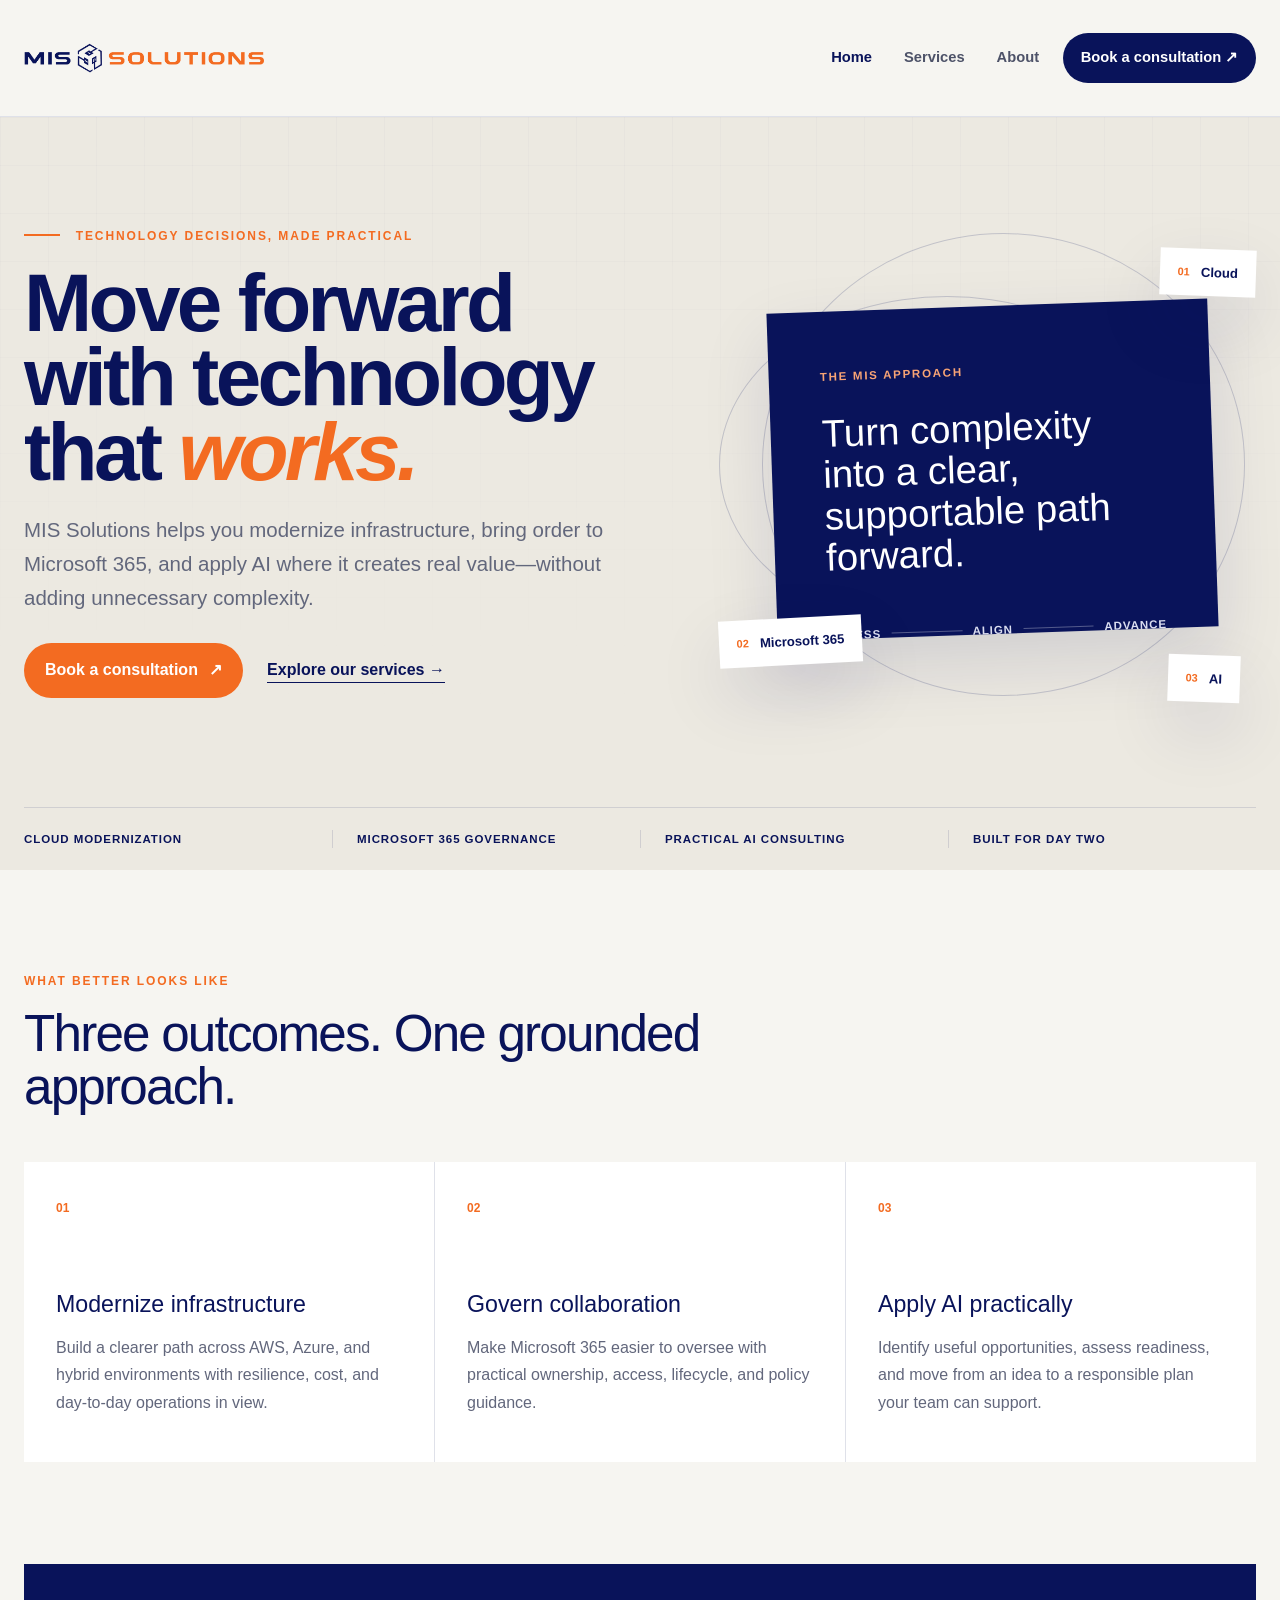
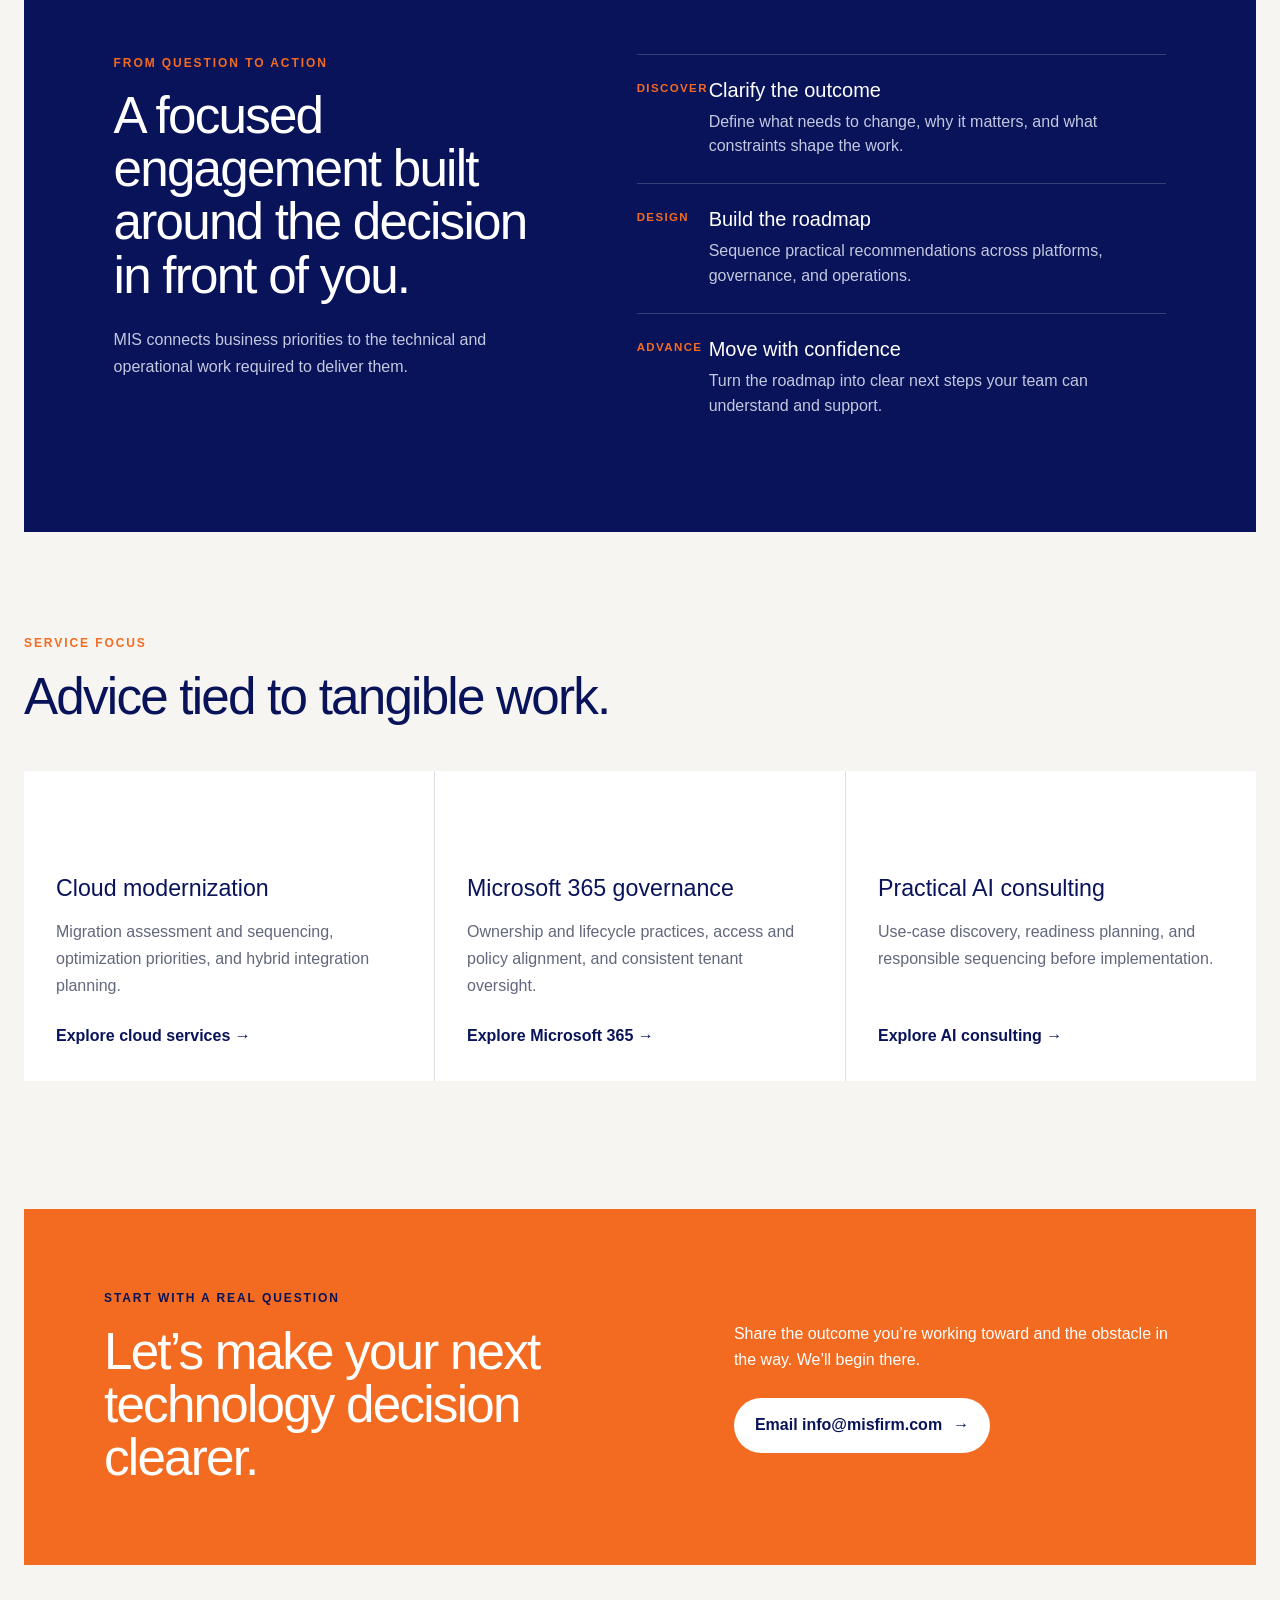
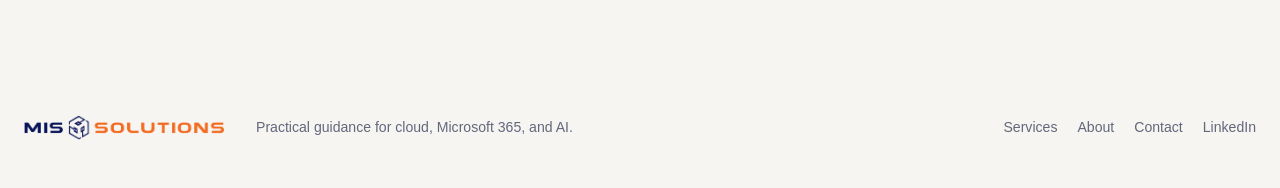
<file: index.html>
<!doctype html>
<html lang="en">
  <head>
    <meta charset="utf-8" />
    <meta name="viewport" content="width=device-width,initial-scale=1" />
    <title>MIS Solutions | Practical technology modernization</title>
    <meta
      name="description"
      content="MIS Solutions helps organizations modernize cloud infrastructure, govern Microsoft 365, and apply AI to practical business needs."
    />
    <meta name="theme-color" content="#09135A" />
    <link rel="canonical" href="https://misfirm.com/" />
    <link rel="icon" href="assets/mis-logo.svg" type="image/svg+xml" />
    <link rel="stylesheet" href="styles.css" />
  </head>
  <body>
    <a class="skip-link" href="#main">Skip to content</a>
    <header class="site-header shell">
      <a class="brand" href="index.html" aria-label="MIS Solutions home"
        ><img src="assets/mis-logo.png" alt="MIS Solutions"
      /></a>
      <nav class="site-nav" aria-label="Primary navigation">
        <a aria-current="page" href="index.html">Home</a
        ><a href="services.html">Services</a><a href="about.html">About</a
        ><a class="nav-cta" href="contact.html"
          >Book a consultation <span aria-hidden="true">↗</span></a
        >
      </nav>
    </header>
    <main id="main">
      <section class="hero-wrap">
        <div class="hero-grid-bg" aria-hidden="true"></div>
        <div class="hero shell">
          <div class="hero-copy">
            <p class="eyebrow">
              <span></span> Technology decisions, made practical
            </p>
            <h1>Move forward with technology that <em>works.</em></h1>
            <p class="lede">
              MIS Solutions helps you modernize infrastructure, bring order to
              Microsoft 365, and apply AI where it creates real value—without
              adding unnecessary complexity.
            </p>
            <div class="hero-actions">
              <a class="button button-primary" href="contact.html"
                >Book a consultation <span aria-hidden="true">↗</span></a
              ><a class="text-link" href="services.html"
                >Explore our services <span aria-hidden="true">→</span></a
              >
            </div>
          </div>
          <div
            class="hero-visual"
            aria-label="A practical path from technology complexity to clear action"
          >
            <div class="orbit orbit-one" aria-hidden="true"></div>
            <div class="orbit orbit-two" aria-hidden="true"></div>
            <div class="strategy-card">
              <span class="card-kicker">The MIS approach</span>
              <p>Turn complexity into a clear, supportable path forward.</p>
              <div class="strategy-path" aria-hidden="true">
                <span>Assess</span><i></i><span>Align</span><i></i
                ><span>Advance</span>
              </div>
            </div>
            <div class="signal-card signal-one"><span>01</span> Cloud</div>
            <div class="signal-card signal-two">
              <span>02</span> Microsoft 365
            </div>
            <div class="signal-card signal-three"><span>03</span> AI</div>
          </div>
        </div>
        <div class="trust-line shell">
          <span>Cloud modernization</span><span>Microsoft 365 governance</span
          ><span>Practical AI consulting</span><span>Built for day two</span>
        </div>
      </section>
      <section class="outcomes shell" aria-labelledby="outcomes-title">
        <div class="section-heading">
          <p class="section-kicker">What better looks like</p>
          <h2 id="outcomes-title">Three outcomes. One grounded approach.</h2>
        </div>
        <div class="outcome-grid">
          <article>
            <span>01</span>
            <h3>Modernize infrastructure</h3>
            <p>
              Build a clearer path across AWS, Azure, and hybrid environments
              with resilience, cost, and day-to-day operations in view.
            </p>
          </article>
          <article>
            <span>02</span>
            <h3>Govern collaboration</h3>
            <p>
              Make Microsoft 365 easier to oversee with practical ownership,
              access, lifecycle, and policy guidance.
            </p>
          </article>
          <article>
            <span>03</span>
            <h3>Apply AI practically</h3>
            <p>
              Identify useful opportunities, assess readiness, and move from an
              idea to a responsible plan your team can support.
            </p>
          </article>
        </div>
      </section>
      <section class="proof shell" aria-labelledby="proof-title">
        <div class="proof-intro">
          <p class="section-kicker">From question to action</p>
          <h2 id="proof-title">
            A focused engagement built around the decision in front of you.
          </h2>
          <p>
            MIS connects business priorities to the technical and operational
            work required to deliver them.
          </p>
        </div>
        <ol class="process-list">
          <li>
            <span>Discover</span><strong>Clarify the outcome</strong>
            <p>
              Define what needs to change, why it matters, and what constraints
              shape the work.
            </p>
          </li>
          <li>
            <span>Design</span><strong>Build the roadmap</strong>
            <p>
              Sequence practical recommendations across platforms, governance,
              and operations.
            </p>
          </li>
          <li>
            <span>Advance</span><strong>Move with confidence</strong>
            <p>
              Turn the roadmap into clear next steps your team can understand
              and support.
            </p>
          </li>
        </ol>
      </section>
      <section class="deliverables shell" aria-labelledby="deliverables-title">
        <div class="section-heading">
          <p class="section-kicker">Service focus</p>
          <h2 id="deliverables-title">Advice tied to tangible work.</h2>
        </div>
        <div class="deliverable-grid">
          <article>
            <h3>Cloud modernization</h3>
            <p>
              Migration assessment and sequencing, optimization priorities, and
              hybrid integration planning.
            </p>
            <a href="services.html"
              >Explore cloud services <span aria-hidden="true">→</span></a
            >
          </article>
          <article>
            <h3>Microsoft 365 governance</h3>
            <p>
              Ownership and lifecycle practices, access and policy alignment,
              and consistent tenant oversight.
            </p>
            <a href="services.html"
              >Explore Microsoft 365 <span aria-hidden="true">→</span></a
            >
          </article>
          <article>
            <h3>Practical AI consulting</h3>
            <p>
              Use-case discovery, readiness planning, and responsible sequencing
              before implementation.
            </p>
            <a href="services.html"
              >Explore AI consulting <span aria-hidden="true">→</span></a
            >
          </article>
        </div>
      </section>
      <section class="consult shell" aria-labelledby="consult-title">
        <div>
          <p class="section-kicker">Start with a real question</p>
          <h2 id="consult-title">
            Let’s make your next technology decision clearer.
          </h2>
        </div>
        <div>
          <p>
            Share the outcome you’re working toward and the obstacle in the way.
            We’ll begin there.
          </p>
          <a class="button button-light" href="mailto:info@misfirm.com"
            >Email info@misfirm.com <span aria-hidden="true">→</span></a
          >
        </div>
      </section>
    </main>
    <footer class="site-footer shell">
      <img src="assets/mis-logo.png" alt="MIS Solutions" />
      <p>Practical guidance for cloud, Microsoft 365, and AI.</p>
      <div class="footer-links">
        <a href="services.html">Services</a><a href="about.html">About</a
        ><a href="contact.html">Contact</a
        ><a href="https://www.linkedin.com/company/mis-solutions-llc/"
          >LinkedIn</a
        >
      </div>
    </footer>
  </body>
</html>
</file>
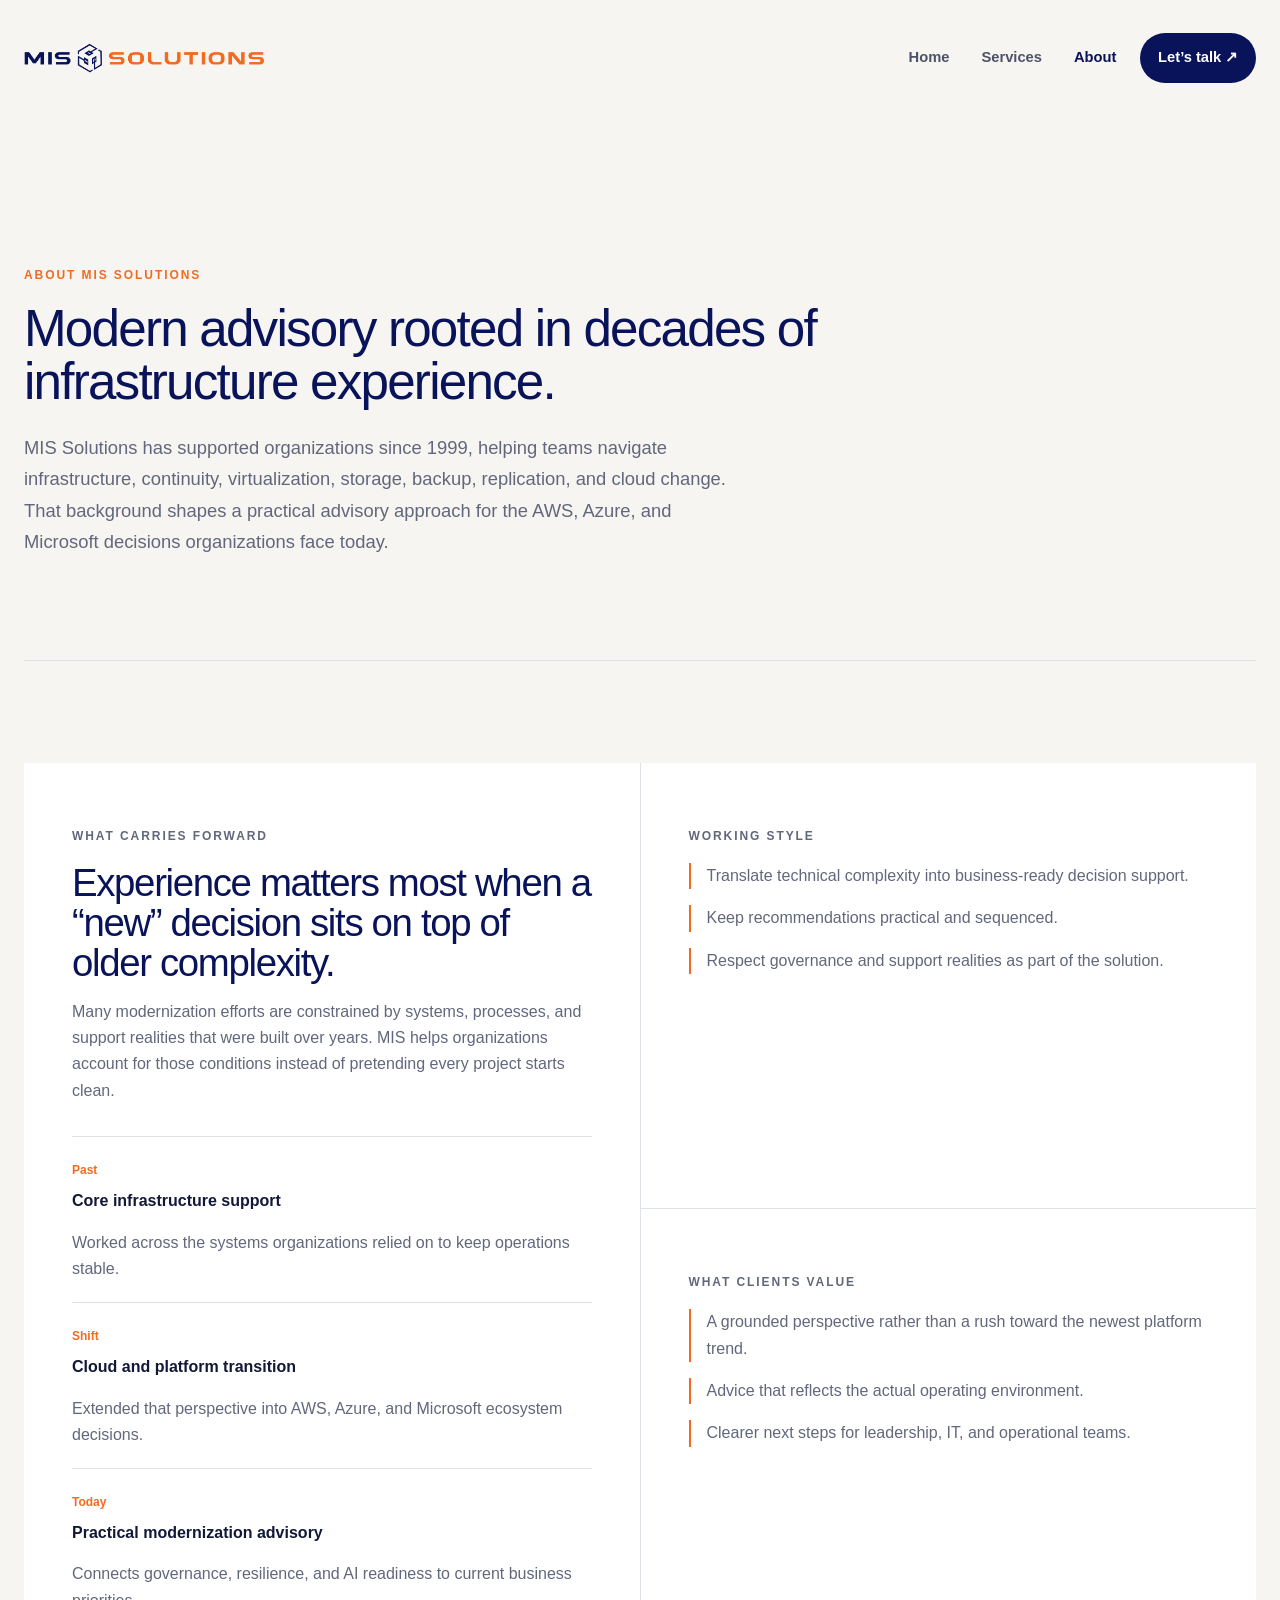
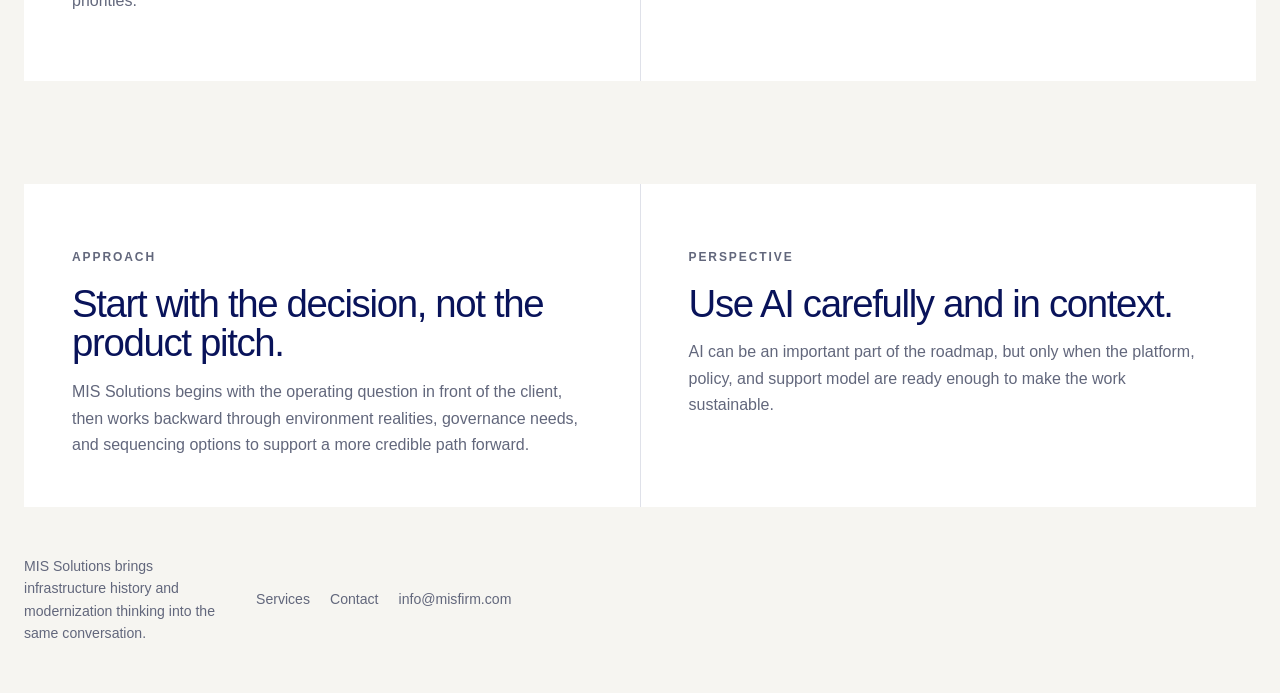
<file: about.html>
<!DOCTYPE html>
<html lang="en">
  <head>
    <meta charset="utf-8" />
    <meta name="viewport" content="width=device-width, initial-scale=1" />
    <title>MIS Solutions | About</title>
    <meta
      name="description"
      content="Learn how MIS Solutions brings infrastructure depth, cloud modernization perspective, and practical governance thinking to AWS, Azure, and Microsoft 365 advisory work."
    />
    <meta name="theme-color" content="#09135A" />
    <link rel="canonical" href="https://misfirm.com/about.html" />
    <link rel="icon" href="assets/mis-logo.svg" type="image/svg+xml" />
    <link rel="stylesheet" href="styles.css" />
  </head>
  <body>
    <div class="page-frame">
      <header class="site-header shell">
        <a class="brand" href="index.html" aria-label="MIS Solutions home">
          <img src="assets/mis-logo.png" alt="MIS Solutions" />
          <span class="brand-copy">
            <strong>Cloud modernization and Microsoft advisory</strong>
            <span>Practical guidance for infrastructure, governance, and next-step AI planning.</span>
          </span>
        </a>

        <nav class="site-nav" aria-label="Primary">
          <a href="index.html">Home</a>
          <a href="services.html">Services</a>
          <a aria-current="page" href="about.html">About</a>
          <a class="nav-cta" href="contact.html">Let&rsquo;s talk <span aria-hidden="true">↗</span></a>
          <a class="nav-external" href="https://www.linkedin.com/company/mis-solutions-llc/" aria-label="MIS Solutions on LinkedIn">in</a>
        </nav>
      </header>

      <main>
        <section class="page-intro shell panel">
          <p class="section-kicker">About MIS Solutions</p>
          <h1>Modern advisory rooted in decades of infrastructure experience.</h1>
          <p class="page-lede">
            MIS Solutions has supported organizations since 1999, helping teams navigate
            infrastructure, continuity, virtualization, storage, backup, replication, and
            cloud change. That background shapes a practical advisory approach for the AWS,
            Azure, and Microsoft decisions organizations face today.
          </p>
        </section>

        <section class="section shell story-grid">
          <article class="panel story-card">
            <p class="section-kicker">What carries forward</p>
            <h2>Experience matters most when a “new” decision sits on top of older complexity.</h2>
            <p>
              Many modernization efforts are constrained by systems, processes, and support
              realities that were built over years. MIS helps organizations account for those
              conditions instead of pretending every project starts clean.
            </p>
            <div class="timeline" aria-label="MIS evolution">
              <div>
                <span>Past</span>
                <strong>Core infrastructure support</strong>
                <p>Worked across the systems organizations relied on to keep operations stable.</p>
              </div>
              <div>
                <span>Shift</span>
                <strong>Cloud and platform transition</strong>
                <p>Extended that perspective into AWS, Azure, and Microsoft ecosystem decisions.</p>
              </div>
              <div>
                <span>Today</span>
                <strong>Practical modernization advisory</strong>
                <p>Connects governance, resilience, and AI readiness to current business priorities.</p>
              </div>
            </div>
          </article>

          <aside class="story-rail">
            <section class="panel side-card">
              <p class="section-kicker">Working style</p>
              <ul class="signal-list">
                <li>Translate technical complexity into business-ready decision support.</li>
                <li>Keep recommendations practical and sequenced.</li>
                <li>Respect governance and support realities as part of the solution.</li>
              </ul>
            </section>

            <section class="panel side-card">
              <p class="section-kicker">What clients value</p>
              <ul class="signal-list">
                <li>A grounded perspective rather than a rush toward the newest platform trend.</li>
                <li>Advice that reflects the actual operating environment.</li>
                <li>Clearer next steps for leadership, IT, and operational teams.</li>
              </ul>
            </section>
          </aside>
        </section>

        <section class="section shell two-up-grid">
          <article class="panel note-card">
            <p class="section-kicker">Approach</p>
            <h2>Start with the decision, not the product pitch.</h2>
            <p>
              MIS Solutions begins with the operating question in front of the client, then
              works backward through environment realities, governance needs, and sequencing
              options to support a more credible path forward.
            </p>
          </article>

          <article class="panel note-card">
            <p class="section-kicker">Perspective</p>
            <h2>Use AI carefully and in context.</h2>
            <p>
              AI can be an important part of the roadmap, but only when the platform, policy,
              and support model are ready enough to make the work sustainable.
            </p>
          </article>
        </section>
      </main>

      <footer class="site-footer shell">
        <p>MIS Solutions brings infrastructure history and modernization thinking into the same conversation.</p>
        <div class="footer-links">
          <a href="services.html">Services</a>
          <a href="contact.html">Contact</a>
          <a href="mailto:info@misfirm.com">info@misfirm.com</a>
        </div>
      </footer>
    </div>
  </body>
</html>
</file>
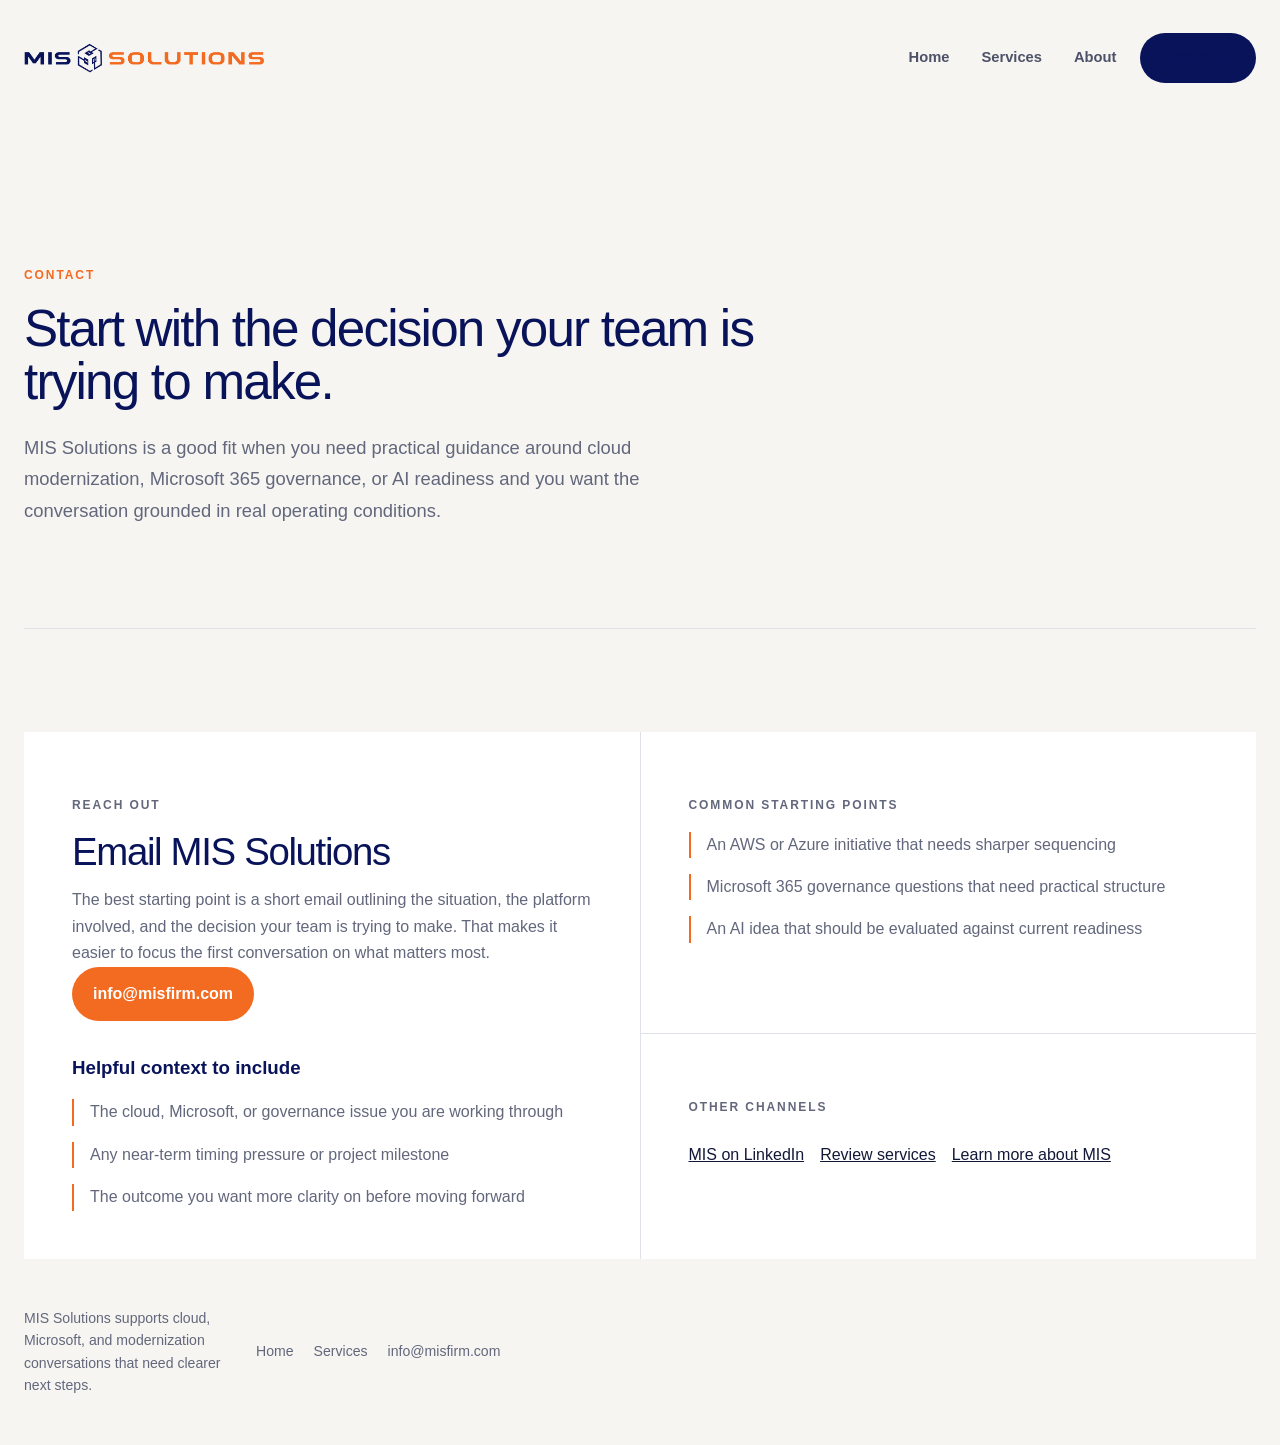
<file: contact.html>
<!DOCTYPE html>
<html lang="en">
  <head>
    <meta charset="utf-8" />
    <meta name="viewport" content="width=device-width, initial-scale=1" />
    <title>MIS Solutions | Contact</title>
    <meta
      name="description"
      content="Contact MIS Solutions to discuss AWS modernization, Azure planning, Microsoft 365 governance, or practical AI readiness."
    />
    <meta name="theme-color" content="#09135A" />
    <link rel="canonical" href="https://misfirm.com/contact.html" />
    <link rel="icon" href="assets/mis-logo.svg" type="image/svg+xml" />
    <link rel="stylesheet" href="styles.css" />
  </head>
  <body>
    <div class="page-frame">
      <header class="site-header shell">
        <a class="brand" href="index.html" aria-label="MIS Solutions home">
          <img src="assets/mis-logo.png" alt="MIS Solutions" />
          <span class="brand-copy">
            <strong>Cloud modernization and Microsoft advisory</strong>
            <span>Practical guidance for infrastructure, governance, and next-step AI planning.</span>
          </span>
        </a>

        <nav class="site-nav" aria-label="Primary">
          <a href="index.html">Home</a>
          <a href="services.html">Services</a>
          <a href="about.html">About</a>
          <a class="nav-cta" aria-current="page" href="contact.html">Let&rsquo;s talk <span aria-hidden="true">↗</span></a>
          <a class="nav-external" href="https://www.linkedin.com/company/mis-solutions-llc/" aria-label="MIS Solutions on LinkedIn">in</a>
        </nav>
      </header>

      <main>
        <section class="page-intro shell panel">
          <p class="section-kicker">Contact</p>
          <h1>Start with the decision your team is trying to make.</h1>
          <p class="page-lede">
            MIS Solutions is a good fit when you need practical guidance around cloud
            modernization, Microsoft 365 governance, or AI readiness and you want the
            conversation grounded in real operating conditions.
          </p>
        </section>

        <section class="section shell contact-grid">
          <article class="panel detail-card">
            <p class="service-label">Reach out</p>
            <h2>Email MIS Solutions</h2>
            <p>
              The best starting point is a short email outlining the situation, the platform
              involved, and the decision your team is trying to make. That makes it easier to
              focus the first conversation on what matters most.
            </p>
            <a class="button button-primary" href="mailto:info@misfirm.com">info@misfirm.com</a>
            <div class="contact-block">
              <h3>Helpful context to include</h3>
              <ul class="check-list">
                <li>The cloud, Microsoft, or governance issue you are working through</li>
                <li>Any near-term timing pressure or project milestone</li>
                <li>The outcome you want more clarity on before moving forward</li>
              </ul>
            </div>
          </article>

          <aside class="contact-rail">
            <section class="panel side-card">
              <p class="section-kicker">Common starting points</p>
              <ul class="signal-list">
                <li>An AWS or Azure initiative that needs sharper sequencing</li>
                <li>Microsoft 365 governance questions that need practical structure</li>
                <li>An AI idea that should be evaluated against current readiness</li>
              </ul>
            </section>

            <section class="panel side-card">
              <p class="section-kicker">Other channels</p>
              <div class="surface-links">
                <a href="https://www.linkedin.com/company/mis-solutions-llc/">MIS on LinkedIn</a>
                <a href="services.html">Review services</a>
                <a href="about.html">Learn more about MIS</a>
              </div>
            </section>
          </aside>
        </section>
      </main>

      <footer class="site-footer shell">
        <p>MIS Solutions supports cloud, Microsoft, and modernization conversations that need clearer next steps.</p>
        <div class="footer-links">
          <a href="index.html">Home</a>
          <a href="services.html">Services</a>
          <a href="mailto:info@misfirm.com">info@misfirm.com</a>
        </div>
      </footer>
    </div>
  </body>
</html>
</file>
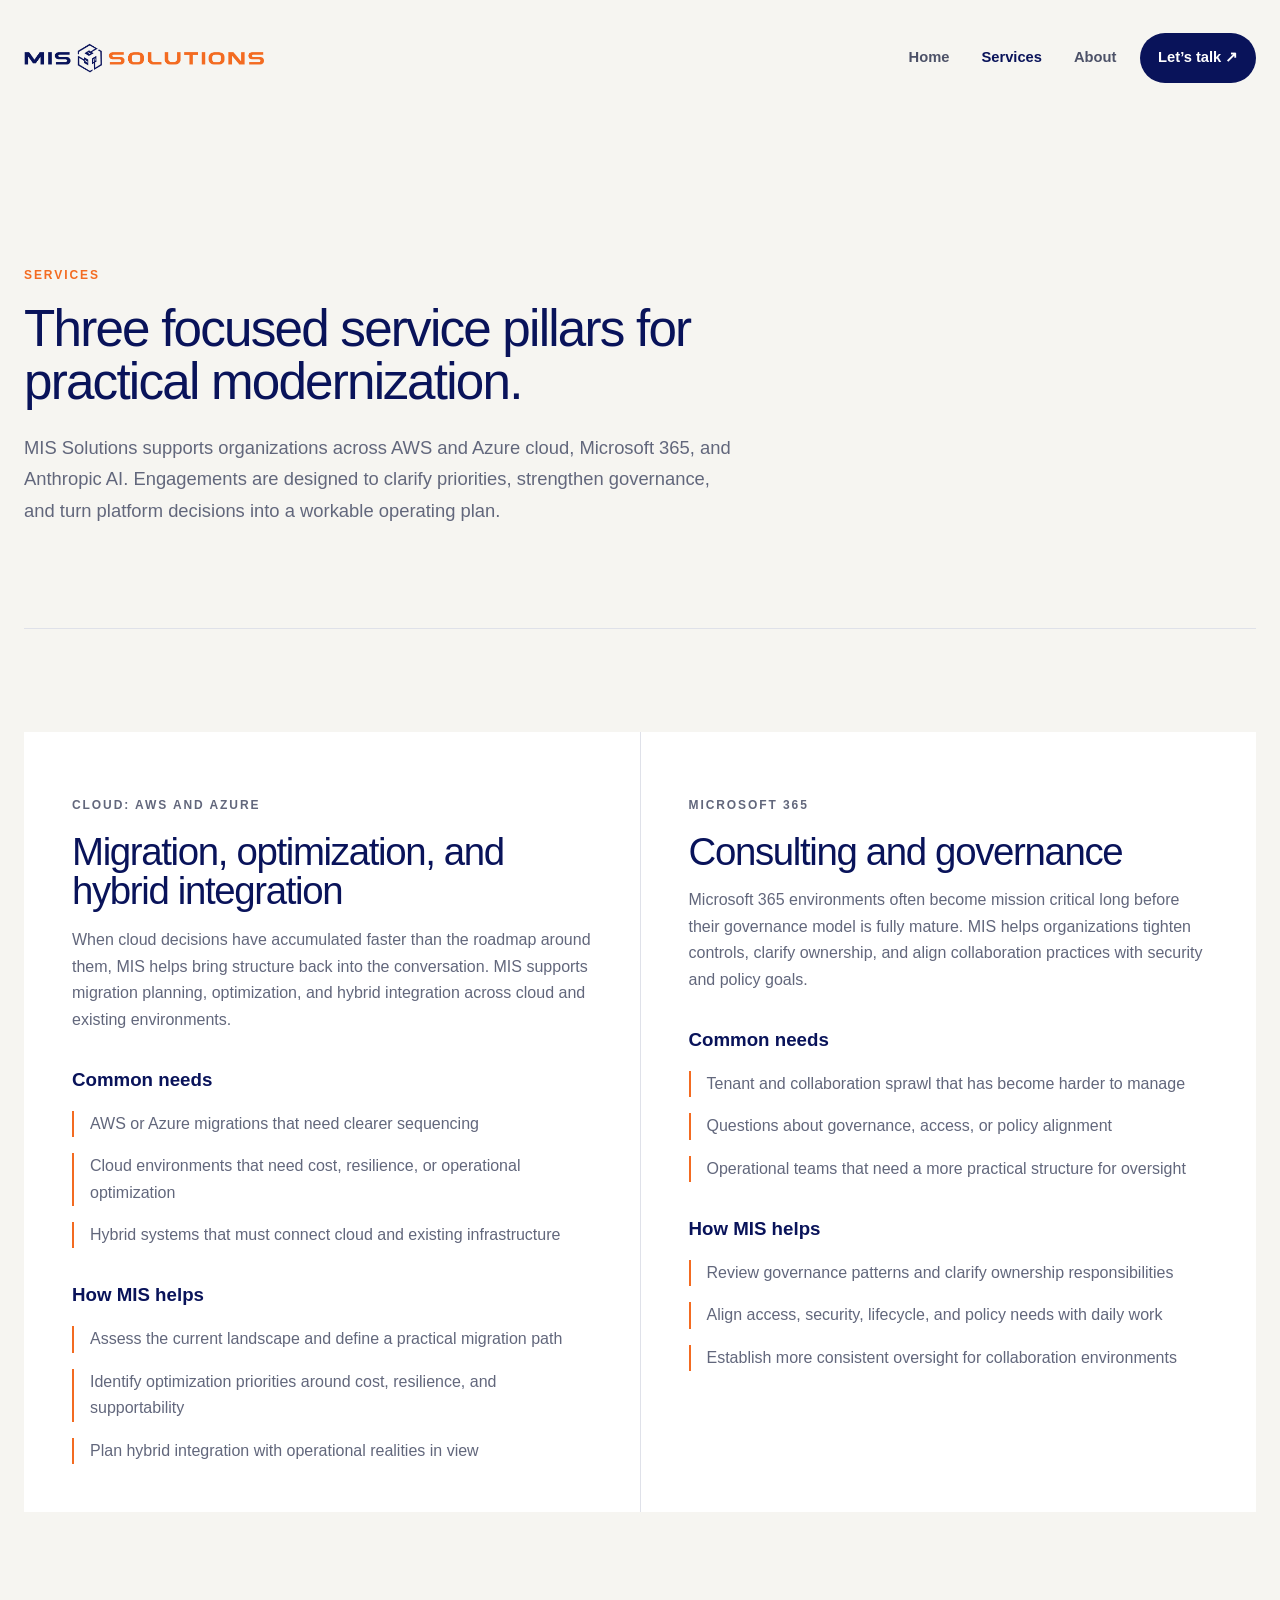
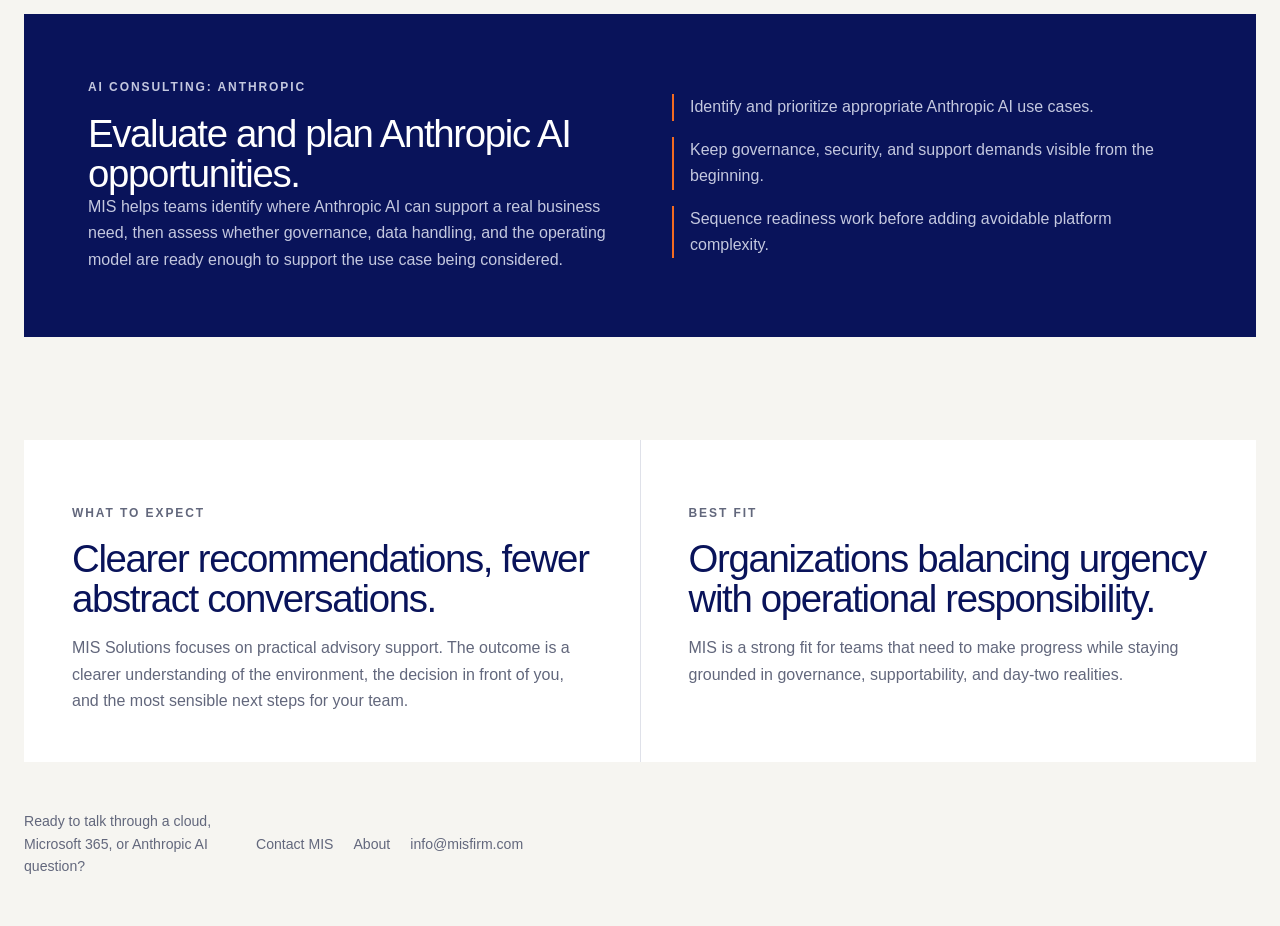
<file: services.html>
<!DOCTYPE html>
<html lang="en">
  <head>
    <meta charset="utf-8" />
    <meta name="viewport" content="width=device-width, initial-scale=1" />
    <title>MIS Solutions | Services</title>
    <meta
      name="description"
      content="Explore MIS Solutions consulting for AWS and Azure cloud migration, optimization, and hybrid integration; Microsoft 365 governance; and Anthropic AI."
    />
    <meta name="theme-color" content="#09135A" />
    <link rel="canonical" href="https://misfirm.com/services.html" />
    <link rel="icon" href="assets/mis-logo.svg" type="image/svg+xml" />
    <link rel="stylesheet" href="styles.css" />
  </head>
  <body>
    <div class="page-frame">
      <header class="site-header shell">
        <a class="brand" href="index.html" aria-label="MIS Solutions home">
          <img src="assets/mis-logo.png" alt="MIS Solutions" />
          <span class="brand-copy">
            <strong>Cloud, Microsoft 365, and AI consulting</strong>
            <span>Practical guidance for modernization, governance, and Anthropic AI.</span>
          </span>
        </a>

        <nav class="site-nav" aria-label="Primary">
          <a href="index.html">Home</a>
          <a aria-current="page" href="services.html">Services</a>
          <a href="about.html">About</a>
          <a class="nav-cta" href="contact.html">Let&rsquo;s talk <span aria-hidden="true">↗</span></a>
          <a class="nav-external" href="https://www.linkedin.com/company/mis-solutions-llc/" aria-label="MIS Solutions on LinkedIn">in</a>
        </nav>
      </header>

      <main>
        <section class="page-intro shell panel">
          <p class="section-kicker">Services</p>
          <h1>Three focused service pillars for practical modernization.</h1>
          <p class="page-lede">
            MIS Solutions supports organizations across AWS and Azure cloud, Microsoft 365,
            and Anthropic AI. Engagements are designed to clarify priorities, strengthen
            governance, and turn platform decisions into a workable operating plan.
          </p>
        </section>

        <section class="section shell detail-grid">
          <article class="panel detail-card">
            <p class="service-label">Cloud: AWS and Azure</p>
            <h2>Migration, optimization, and hybrid integration</h2>
            <p>
              When cloud decisions have accumulated faster than the roadmap around them, MIS
              helps bring structure back into the conversation. MIS supports migration planning,
              optimization, and hybrid integration across cloud and existing environments.
            </p>
            <h3>Common needs</h3>
            <ul class="check-list">
              <li>AWS or Azure migrations that need clearer sequencing</li>
              <li>Cloud environments that need cost, resilience, or operational optimization</li>
              <li>Hybrid systems that must connect cloud and existing infrastructure</li>
            </ul>
            <h3>How MIS helps</h3>
            <ul class="check-list">
              <li>Assess the current landscape and define a practical migration path</li>
              <li>Identify optimization priorities around cost, resilience, and supportability</li>
              <li>Plan hybrid integration with operational realities in view</li>
            </ul>
          </article>

          <article class="panel detail-card">
            <p class="service-label">Microsoft 365</p>
            <h2>Consulting and governance</h2>
            <p>
              Microsoft 365 environments often become mission critical long before their
              governance model is fully mature. MIS helps organizations tighten controls,
              clarify ownership, and align collaboration practices with security and policy goals.
            </p>
            <h3>Common needs</h3>
            <ul class="check-list">
              <li>Tenant and collaboration sprawl that has become harder to manage</li>
              <li>Questions about governance, access, or policy alignment</li>
              <li>Operational teams that need a more practical structure for oversight</li>
            </ul>
            <h3>How MIS helps</h3>
            <ul class="check-list">
              <li>Review governance patterns and clarify ownership responsibilities</li>
              <li>Align access, security, lifecycle, and policy needs with daily work</li>
              <li>Establish more consistent oversight for collaboration environments</li>
            </ul>
          </article>
        </section>

        <section class="section shell">
          <div class="feature-band panel">
            <div>
              <p class="section-kicker">AI consulting: Anthropic</p>
              <h2>Evaluate and plan Anthropic AI opportunities.</h2>
              <p>
                MIS helps teams identify where Anthropic AI can support a real business need,
                then assess whether governance, data handling, and the operating model are
                ready enough to support the use case being considered.
              </p>
            </div>
            <ul class="signal-list">
              <li>Identify and prioritize appropriate Anthropic AI use cases.</li>
              <li>Keep governance, security, and support demands visible from the beginning.</li>
              <li>Sequence readiness work before adding avoidable platform complexity.</li>
            </ul>
          </div>
        </section>

        <section class="section shell two-up-grid">
          <article class="panel note-card">
            <p class="section-kicker">What to expect</p>
            <h2>Clearer recommendations, fewer abstract conversations.</h2>
            <p>
              MIS Solutions focuses on practical advisory support. The outcome is a clearer
              understanding of the environment, the decision in front of you, and the most
              sensible next steps for your team.
            </p>
          </article>

          <article class="panel note-card">
            <p class="section-kicker">Best fit</p>
            <h2>Organizations balancing urgency with operational responsibility.</h2>
            <p>
              MIS is a strong fit for teams that need to make progress while staying grounded
              in governance, supportability, and day-two realities.
            </p>
          </article>
        </section>
      </main>

      <footer class="site-footer shell">
        <p>Ready to talk through a cloud, Microsoft 365, or Anthropic AI question?</p>
        <div class="footer-links">
          <a href="contact.html">Contact MIS</a>
          <a href="about.html">About</a>
          <a href="mailto:info@misfirm.com">info@misfirm.com</a>
        </div>
      </footer>
    </div>
  </body>
</html>
</file>
<file: styles.css>
:root {
  --navy: #09135a;
  --orange: #f36b21;
  --ink: #121837;
  --muted: #62677c;
  --line: #dfe1e9;
  --paper: #f6f5f1;
  --cream: #ece9e1;
  --content: 1240px;
  --brand-logo-width: 240px;
  --font: "Quivera Regular", "Trebuchet MS", sans-serif;
  --display: var(--font);
  --body: var(--font);
  --space-section: clamp(4.5rem, 8vw, 7rem);
}
* {
  box-sizing: border-box;
}
html {
  scroll-behavior: smooth;
}
body {
  margin: 0;
  color: var(--ink);
  background: var(--paper);
  font-family: var(--font);
  font-size: 1rem;
  line-height: 1.6;
  -webkit-font-smoothing: antialiased;
  overflow-x: hidden;
}
a {
  color: inherit;
}
img {
  display: block;
  max-width: 100%;
}
h1,
h2,
h3,
p,
ol,
ul {
  margin: 0;
}
button,
input,
select,
textarea {
  font: inherit;
}
ul {
  padding: 0;
  list-style: none;
}
.shell {
  width: min(calc(100% - 3rem), var(--content));
  margin-inline: auto;
}
.skip-link {
  position: fixed;
  left: 1rem;
  top: -5rem;
  z-index: 100;
  padding: 0.8rem 1rem;
  background: #fff;
}
.skip-link:focus {
  top: 1rem;
}
.site-header {
  min-height: 116px;
  display: flex;
  align-items: center;
  justify-content: space-between;
  gap: 2rem;
  position: relative;
  z-index: 10;
}
.brand {
  flex: 0 0 auto;
}
.brand img {
  width: var(--brand-logo-width);
}
.brand-copy {
  display: none;
}
.site-nav {
  display: flex;
  align-items: center;
  gap: 0.2rem;
}
.site-nav a {
  padding: 0.75rem 0.9rem;
  color: #4d5268;
  font-size: 0.92rem;
  font-weight: 650;
  text-decoration: none;
}
.site-nav a:hover,
.site-nav a:focus-visible,
.site-nav a[aria-current="page"] {
  color: var(--navy);
}
.site-nav .nav-cta {
  margin-left: 0.4rem;
  padding: 0.8rem 1.1rem;
  border-radius: 999px;
  background: var(--navy);
  color: #fff;
}
.site-nav .nav-cta:hover,
.site-nav .nav-cta:focus-visible {
  background: var(--orange);
  color: #fff;
}
.nav-external {
  display: none;
}
.hero-wrap {
  position: relative;
  overflow: hidden;
  border-top: 1px solid var(--line);
  background: var(--cream);
}
.hero-grid-bg {
  position: absolute;
  inset: 0;
  opacity: 0.48;
  background-image:
    linear-gradient(#09135a0b 1px, transparent 1px),
    linear-gradient(90deg, #09135a0b 1px, transparent 1px);
  background-size: 48px 48px;
  mask-image: linear-gradient(to bottom, #000 0%, transparent 88%);
}
.hero {
  position: relative;
  min-height: 690px;
  display: grid;
  grid-template-columns: minmax(0, 1.08fr) minmax(400px, 0.92fr);
  gap: 5vw;
}
.hero-copy {
  display: flex;
  flex-direction: column;
  justify-content: center;
  padding: var(--space-section) 0;
}
.eyebrow,
.section-kicker,
.service-label {
  color: var(--orange);
  font-size: 0.75rem;
  font-weight: 800;
  letter-spacing: 0.16em;
  text-transform: uppercase;
}
.eyebrow span {
  display: inline-block;
  width: 2.25rem;
  height: 2px;
  margin: 0 0.65rem 0.2rem 0;
  background: var(--orange);
}
.hero h1 {
  max-width: 850px;
  margin-top: 1.25rem;
  color: var(--navy);
  font: 600 clamp(3.5rem, 6.4vw, 6.8rem) / 0.91 var(--display);
  letter-spacing: -0.045em;
}
.hero h1 em {
  color: var(--orange);
  font-weight: inherit;
}
.lede {
  max-width: 700px;
  margin-top: 1.5rem;
  color: var(--muted);
  font-size: clamp(1.05rem, 1.6vw, 1.3rem);
  line-height: 1.65;
}
.hero-actions {
  margin-top: 1.75rem;
  display: flex;
  align-items: center;
  gap: 1.5rem;
}
.text-link {
  color: var(--navy);
  font-weight: 800;
  text-decoration: none;
  border-bottom: 1px solid var(--navy);
}
.button {
  display: inline-flex;
  align-items: center;
  justify-content: center;
  gap: 0.7rem;
  min-height: 50px;
  padding: 0.85rem 1.25rem;
  border: 1px solid transparent;
  border-radius: 999px;
  font-weight: 750;
  text-decoration: none;
}
.button-primary {
  background: var(--orange);
  color: #fff;
}
.button-primary:hover,
.button-primary:focus-visible {
  background: #d95613;
}
.hero-visual {
  position: relative;
  min-height: 520px;
  align-self: center;
}
.orbit {
  position: absolute;
  border: 1px solid #09135a2e;
  border-radius: 50%;
}
.orbit-one {
  inset: 6% 2% 5% 8%;
}
.orbit-two {
  inset: 18% 15% 17% 0;
}
.strategy-card,
.signal-card {
  position: absolute;
  box-shadow: 0 28px 70px #09135a1f;
}
.strategy-card {
  inset: 20% 8% 17% 10%;
  z-index: 2;
  padding: clamp(2rem, 4vw, 3.25rem);
  background: var(--navy);
  color: #fff;
  transform: rotate(-2deg);
}
.card-kicker {
  color: #f8a475;
  font-size: 0.72rem;
  font-weight: 800;
  letter-spacing: 0.15em;
  text-transform: uppercase;
}
.strategy-card > p {
  max-width: 390px;
  margin-top: 1.5rem;
  font-size: clamp(1.7rem, 3vw, 2.65rem);
  line-height: 1.08;
}
.strategy-path {
  display: flex;
  align-items: center;
  gap: 0.65rem;
  margin-top: 3rem;
  color: #daddf0;
  font-size: 0.72rem;
  font-weight: 800;
  letter-spacing: 0.08em;
  text-transform: uppercase;
}
.strategy-path i {
  flex: 1;
  height: 1px;
  background: #ffffff4d;
}
.signal-card {
  z-index: 3;
  display: flex;
  align-items: center;
  gap: 0.7rem;
  padding: 0.8rem 1.1rem;
  background: #fff;
  color: var(--navy);
  font-size: 0.82rem;
  font-weight: 800;
  transform: rotate(2deg);
}
.signal-card span {
  color: var(--orange);
  font-size: 0.68rem;
}
.signal-one {
  top: 9%;
  right: 0;
}
.signal-two {
  bottom: 11%;
  left: 0;
  transform: rotate(-3deg);
}
.signal-three {
  right: 3%;
  bottom: 4%;
}
.trust-line {
  position: relative;
  display: grid;
  grid-template-columns: repeat(4, 1fr);
  padding: 1.35rem 0;
  border-top: 1px solid #09135a1f;
  color: var(--navy);
  font-size: 0.72rem;
  font-weight: 800;
  letter-spacing: 0.08em;
  text-transform: uppercase;
}
.trust-line span + span {
  border-left: 1px solid #09135a1f;
  padding-left: 1.5rem;
}
.outcomes,
.deliverables {
  padding-block: var(--space-section);
}
.section-heading {
  max-width: 760px;
}
.section-heading h2,
.proof h2,
.consult h2,
.page-intro h1,
.detail-card h2,
.note-card h2,
.feature-band h2,
.story-card h2 {
  margin-top: 1rem;
  color: var(--navy);
  font: 500 clamp(2.1rem, 4vw, 3.6rem) / 1.04 var(--display);
  letter-spacing: -0.035em;
}
.outcome-grid,
.deliverable-grid {
  display: grid;
  grid-template-columns: repeat(3, 1fr);
  margin-top: 3rem;
  gap: 1px;
  background: var(--line);
}
.outcome-grid article,
.deliverable-grid article {
  min-height: 300px;
  padding: 2rem;
  background: #fff;
}
.outcome-grid article + article,
.deliverable-grid article + article {
  border-left: 0;
}
.outcome-grid span {
  color: var(--orange);
  font-size: 0.75rem;
  font-weight: 800;
}
.outcome-grid h3,
.deliverable-grid h3 {
  margin-top: 4.5rem;
  color: var(--navy);
  font: 500 1.45rem var(--display);
}
.outcome-grid p,
.deliverable-grid p {
  margin-top: 1rem;
  color: var(--muted);
  line-height: 1.7;
}
.proof {
  display: grid;
  grid-template-columns: 0.9fr 1.1fr;
  gap: 7vw;
  padding: clamp(3rem, 7vw, 6rem);
  background: var(--navy);
  color: #fff;
}
.proof h2 {
  color: #fff;
}
.proof-intro > p:last-child {
  margin-top: 1.5rem;
  color: #c4c8df;
  line-height: 1.7;
}
.process-list {
  list-style: none;
  padding: 0;
}
.process-list li {
  display: grid;
  grid-template-columns: 72px 1fr;
  padding: 1.5rem 0;
  border-top: 1px solid #ffffff2e;
}
.process-list span {
  grid-row: 1/3;
  color: var(--orange);
  font-size: 0.72rem;
  font-weight: 800;
  letter-spacing: 0.12em;
  text-transform: uppercase;
}
.process-list strong {
  font: 500 1.25rem var(--display);
}
.process-list p {
  margin-top: 0.5rem;
  color: #c4c8df;
  line-height: 1.55;
}
.deliverables {
  padding-bottom: 8rem;
}
.deliverable-grid article {
  min-height: 250px;
  display: flex;
  flex-direction: column;
}
.deliverable-grid a {
  margin-top: auto;
  padding-top: 1.5rem;
  color: var(--navy);
  font-weight: 750;
  text-decoration: none;
}
.deliverable-grid a:hover {
  text-decoration: underline;
  text-decoration-color: var(--orange);
  text-underline-offset: 5px;
}
.consult {
  display: grid;
  grid-template-columns: 1.1fr 0.9fr;
  gap: 7vw;
  padding: 5rem;
  background: var(--orange);
  color: #fff;
  margin-bottom: var(--space-section);
}
.consult .section-kicker {
  color: var(--navy);
}
.consult h2 {
  color: #fff;
}
.consult > div:last-child {
  display: flex;
  flex-direction: column;
  justify-content: center;
  align-items: flex-start;
}
.consult p {
  line-height: 1.65;
}
.button-light {
  margin-top: 1.5rem;
  background: #fff;
  color: var(--navy);
}
.site-footer {
  display: grid;
  grid-template-columns: 200px 1fr auto;
  align-items: center;
  gap: 2rem;
  padding-block: 3rem;
  color: var(--muted);
  font-size: 0.88rem;
}
.site-footer img {
  width: var(--brand-logo-width);
}
.footer-links {
  display: flex;
  gap: 1.25rem;
}
.footer-links a {
  text-decoration: none;
}
.page-frame {
  min-height: 100vh;
}
.page-intro {
  margin-top: 3rem;
  padding: var(--space-section) 0;
  border-bottom: 1px solid var(--line);
}
.page-intro h1 {
  max-width: 850px;
}
.page-lede {
  max-width: 720px;
  margin-top: 1.5rem;
  color: var(--muted);
  font-size: 1.15rem;
  line-height: 1.7;
}
.section {
  margin-top: var(--space-section);
}
.detail-grid,
.two-up-grid,
.story-grid,
.contact-grid {
  display: grid;
  grid-template-columns: repeat(2, minmax(0, 1fr));
  gap: 1px;
  background: var(--line);
}
.detail-card,
.note-card,
.story-card,
.side-card {
  padding: 3rem;
  background: #fff;
}
.detail-card p,
.note-card p,
.story-card p,
.side-card p,
.detail-card li,
.signal-list li {
  margin-top: 1rem;
  color: var(--muted);
  line-height: 1.65;
}
.detail-card h2,
.note-card h2,
.story-card h2,
.feature-band h2 {
  font-size: clamp(1.8rem, 3vw, 2.6rem);
}
.detail-card h3 {
  margin-top: 2rem;
  color: var(--navy);
  font-family: var(--display);
}
.check-list,
.signal-list {
  list-style: none;
  padding: 0;
}
.check-list li,
.signal-list li {
  padding-left: 1rem;
  border-left: 2px solid var(--orange);
}
.feature-band {
  display: grid;
  grid-template-columns: 1fr 1fr;
  gap: 4rem;
  padding: 4rem;
  background: var(--navy);
  color: #fff;
}
.feature-band h2 {
  color: #fff;
}
.feature-band p,
.feature-band li {
  color: #c4c8df;
  line-height: 1.65;
}
.story-rail,
.contact-rail {
  display: grid;
  gap: 1px;
}
.timeline {
  margin-top: 2rem;
}
.timeline div {
  padding: 1.2rem 0;
  border-top: 1px solid var(--line);
}
.timeline span {
  color: var(--orange);
  font-size: 0.75rem;
  font-weight: 800;
}
.timeline strong {
  display: block;
  margin-top: 0.4rem;
}
.surface-links {
  display: flex;
  flex-wrap: wrap;
  gap: 1rem;
  margin-top: 1.5rem;
}
.contact-block {
  margin-top: 2rem;
}
@media (max-width: 820px) {
  .shell {
    width: min(calc(100% - 2rem), var(--content));
  }
  .site-header {
    min-height: auto;
    padding: 1rem 0;
    align-items: flex-start;
  }
  .site-nav {
    justify-content: flex-end;
    flex-wrap: wrap;
  }
  .site-nav a {
    padding: 0.55rem;
  }
  .site-nav a:first-child {
    display: none;
  }
  .site-nav .nav-cta {
    width: 100%;
    text-align: center;
  }
  .hero {
    min-height: auto;
    grid-template-columns: 1fr;
    gap: 0;
  }
  .hero-copy {
    padding: 5rem 0 2rem;
  }
  .hero-visual {
    min-height: 450px;
  }
  .trust-line {
    grid-template-columns: repeat(2, 1fr);
    gap: 0;
  }
  .trust-line span {
    padding: 0.75rem 0;
  }
  .trust-line span + span {
    padding-left: 1rem;
  }
  .outcome-grid,
  .deliverable-grid {
    grid-template-columns: 1fr;
  }
  .outcome-grid article,
  .deliverable-grid article,
  .outcome-grid article + article,
  .deliverable-grid article + article {
    padding: 2rem 0;
    border-left: 0;
    border-bottom: 1px solid var(--line);
  }
  .proof,
  .consult {
    grid-template-columns: 1fr;
    padding: 3rem 1.5rem;
  }
  .detail-grid,
  .two-up-grid,
  .story-grid,
  .contact-grid,
  .feature-band {
    grid-template-columns: 1fr;
  }
  .site-footer {
    grid-template-columns: 1fr;
  }
  .footer-links {
    flex-wrap: wrap;
  }
}
@media (max-width: 520px) {
  .site-header {
    display: block;
  }
  .site-nav {
    margin-top: 1rem;
    justify-content: space-between;
  }
  .site-nav a {
    font-size: 0.84rem;
  }
  .hero h1 {
    font-size: 3rem;
  }
  .hero-actions {
    align-items: flex-start;
    flex-direction: column;
  }
  .hero-visual {
    min-height: 390px;
  }
  .strategy-card {
    inset: 16% 2% 18% 4%;
  }
  .signal-one {
    right: 0;
  }
  .signal-two {
    left: 0;
    bottom: 8%;
  }
  .signal-three {
    display: none;
  }
  .outcomes,
  .deliverables {
    padding-block: 5rem;
  }
  .process-list li {
    grid-template-columns: 1fr;
  }
  .process-list span {
    grid-row: auto;
    margin-bottom: 0.5rem;
  }
  .page-intro {
    padding: 3.5rem 0;
  }
  .detail-card,
  .note-card,
  .story-card,
  .side-card,
  .feature-band {
    padding: 2rem;
  }
}
@media (prefers-reduced-motion: reduce) {
  html {
    scroll-behavior: auto;
  }
}
</file>
